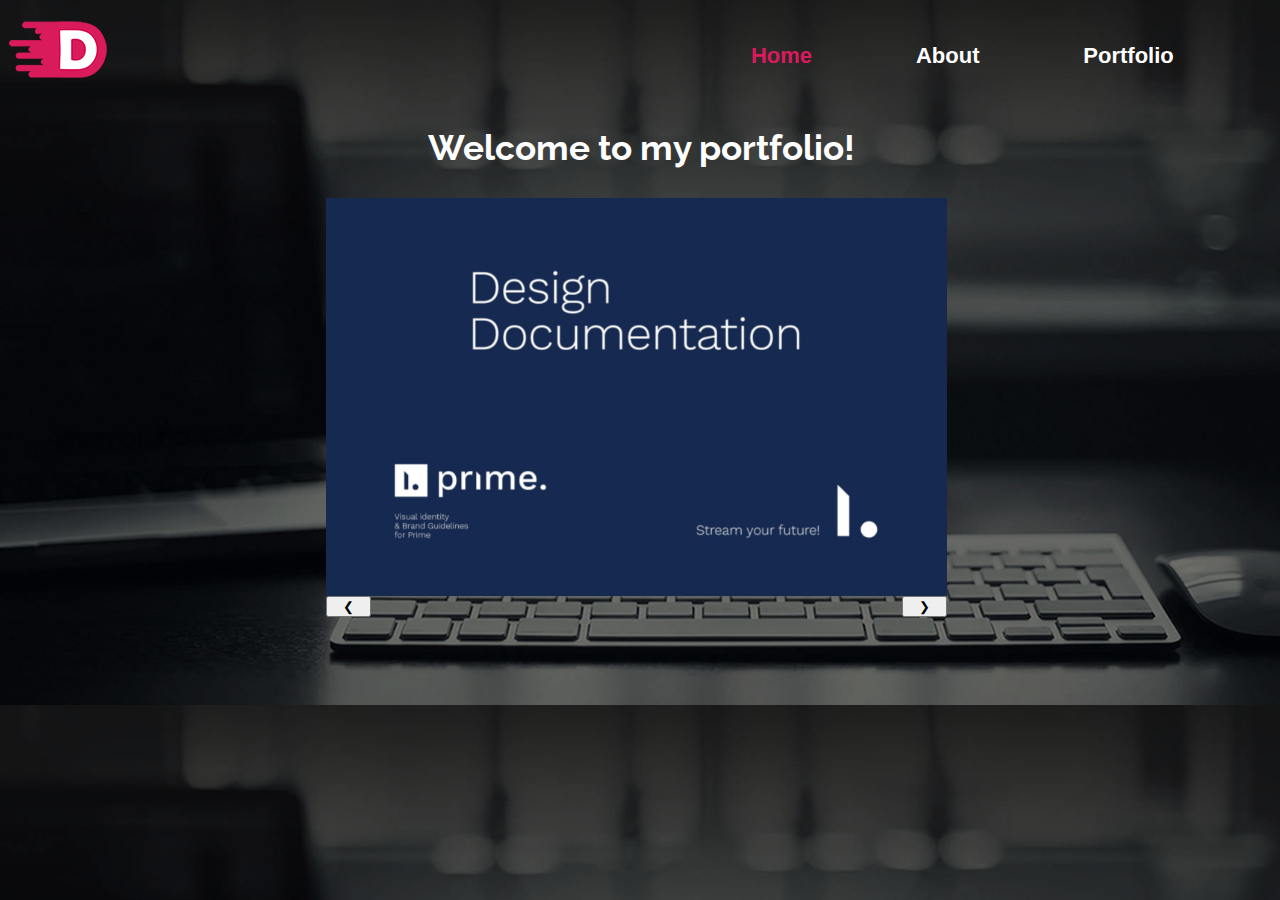
<file: index.html>
<!DOCTYPE html>
<html lang="en">
<head>  
    <meta charset="utf-8">
    <meta name="viewport" content="width=device-width, initial-scale=1.0">
    <link rel='stylesheet' type="text/css" href="assets/css/style.css"> 
    <link href="https://fonts.googleapis.com/css?family=Raleway" rel="stylesheet">

    <title> My portfolio website</title>
    
<link rel="icon" href="assets/css/img/logo3.png">
</head>

<body>
    
   <div class="grid"> 
    <div class="grid1"><img src="assets/css/img/logo3.png" cla="logo" alt="logo"></div>

  
    <div class="grid2">
   <div class="nav">
    <ul>
        <li><a href="index.html" class="active hover">Home</a></li>
        <li><a href="aboutme.html" class="hover">About</a></li>
        <li><a href="portfolio.html" class="hover">Portfolio</a></li>
    </ul>
     </div>
       </div>
      <div class="grid6">
      
          <h1 class="websitew1">Welcome to my portfolio!</h1>
       </div>
    
           <div class="grid7 w3-content w3-display-container java">
  <img class="mySlides" src="assets/css/img/ddocumentation.PNG" style="width: 70%">
  <img class="mySlides" src="assets/css/img/pitchp.PNG" style="width: 70%">
  <img class="mySlides" src="assets/css/img/prime.PNG" style="width: 70%">
  <img class="mySlides" src="assets/css/img/redesign.PNG" style="width: 70%">
     
  <button class="w3-button w3-black w3-display-left button1" onclick="plusDivs(-1)">&#10094;</button>
  <button class="w3-button w3-black w3-display-right button2" onclick="plusDivs(1)">&#10095;</button>
  </div>
       </div>
    
    <script src="assets/java/script.js"></script>
    </body>


</html>
</file>
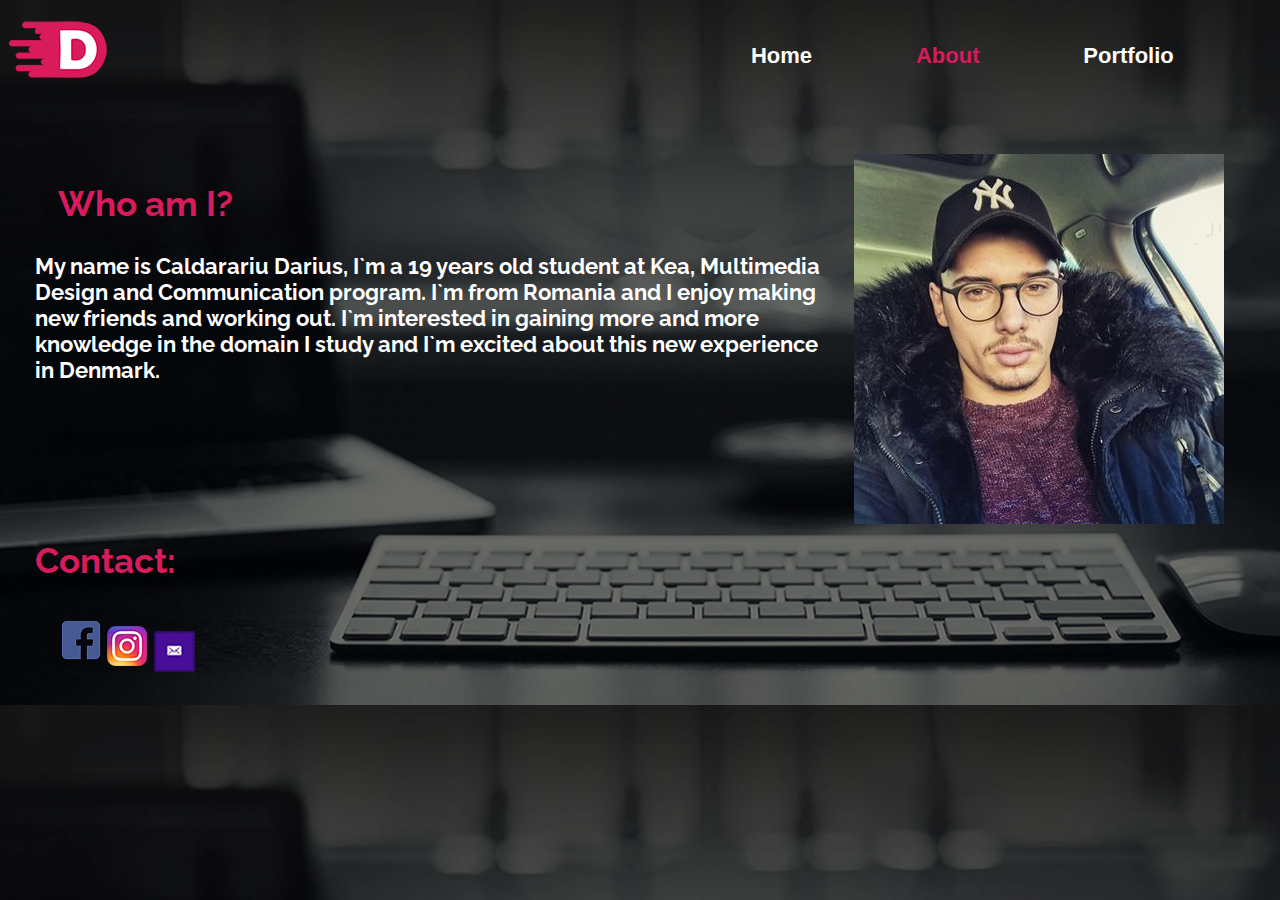
<file: aboutme.html>
<!DOCTYPE html>
<html>
<head>  
    <meta charset="utf-8">
    <meta name="viewport" content="width=device-width, initial-scale=1.0">
    <link rel='stylesheet' type="text/css" href="assets/css/style.css">
    <link href="https://fonts.googleapis.com/css?family=Raleway" rel="stylesheet">
    
<title> My portfolio website</title>

    </head>
    
<body>
   
    <div class="grid">
 
        <div calss="grid1">      
<img src="assets/css/img/logo3.png" cla="logo" alt="logo">
        </div>
    
       <div class="grid2">
 <div class="nav">  
    <ul>
        <li><a href="index.html" class="hover">Home</a></li>
        <li><a href="aboutme.html" class="active hover">About</a></li>
        <li><a href="portfolio.html"class="hover">Portfolio</a></li>
    </ul>
 </div>
        </div>
        
        <div class="grid3">
        <img src="assets/css/img/me.jpg" class="img-about">
        </div>
   
        <div class="grid4">
<article>
     <h2 class="h2">Who am I?</h2> 
        <h3 calss="websitew">
    My name is Caldarariu Darius,
 I`m a 19 years old student at Kea, 
Multimedia Design and Communication
 program. I`m from Romania and I enjoy
 making new friends and working out.
I`m interested in gaining more and more
 knowledge in the domain I study and I`m
 excited about this new experience in
 Denmark.
        </h3> 
    </article>
    </div>
        
  
    <div class="grid5">
        
       <h2 class="h2">Contact:</h2>
       <h1 class="content"> 
       
           <div><a href="https://www.facebook.com/darius.caldarariu"><img src="assets/css/img/fb.png"></a></div>
           <div class="instagram-icon"><a href="https://www.instagram.com/caldarariudarius/?hl=ro"><img src="assets/css/img/insta.png"></a></div>
           <div class="mail-icon"><a href="mailto:dariuscaldarariu98@yahoo.com"><img src="assets/css/img/mail.png"></a></div>
        </h1>
        
    </div>
        

        
   
    
    
    
    
    </div>
    
    </body>


</html>
</file>
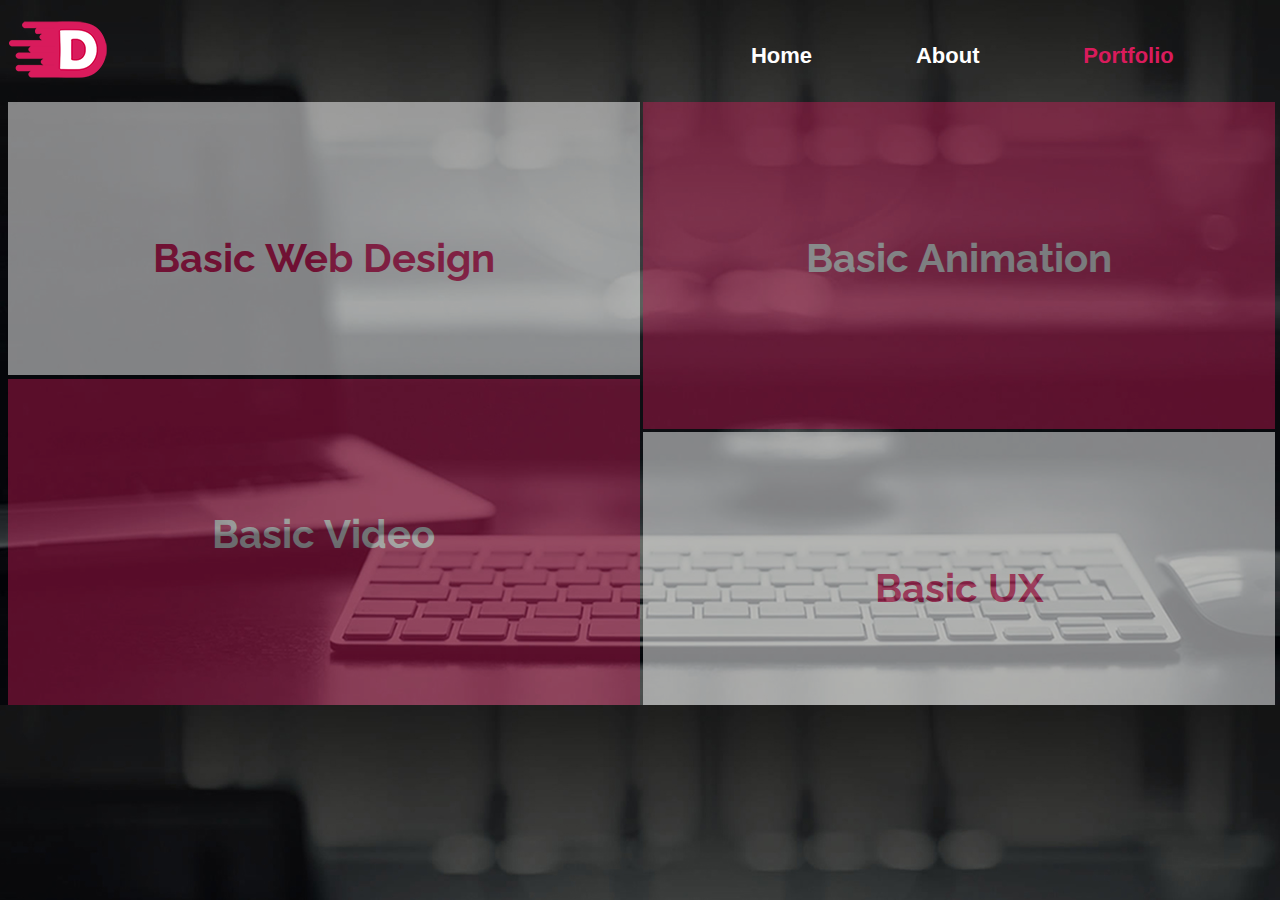
<file: portfolio.html>
<!DOCTYPE html>
<html>
<head>  
    <meta charset="utf-8">
    <meta name="viewport" content="width=device-width, initial-scale=1.0">
    <link rel='stylesheet' type="text/css" href="assets/css/style.css">
    <link href="https://fonts.googleapis.com/css?family=Raleway" rel="stylesheet">

        <title> My portfolio website</title>
</head>
    
<body>
   <div class="grid">
   
    <div class="grid1">
<img src="assets/css/img/logo3.png" cla="logo" alt="logo">
       </div>
   
 <div class="grid2">
    <div class="nav">  
        
    <ul>
        <li><a href="index.html"class="hover">Home</a></li>
        <li><a href="aboutme.html" class="hover">About</a></li>
        <li><a href="portfolio.html" class="active hover">Portfolio</a></li>
    </ul>
        </div>

    </div>
    
   <div class="web"><div><a  href="theme1.html"><h6 >Basic Web Design</h6></a></div></div>
   <div class="animation"><a href="theme2.html"><h5 >Basic Animation</h5></a></div>
   <div class="video"><a href="theme3.html"><h5 >Basic Video</h5></a></div>
   <div class="ux"><a href="theme4.html"><h6 >Basic UX</h6></a></div>
    
    
    
    
    </div>
    </body>


</html>
</file>
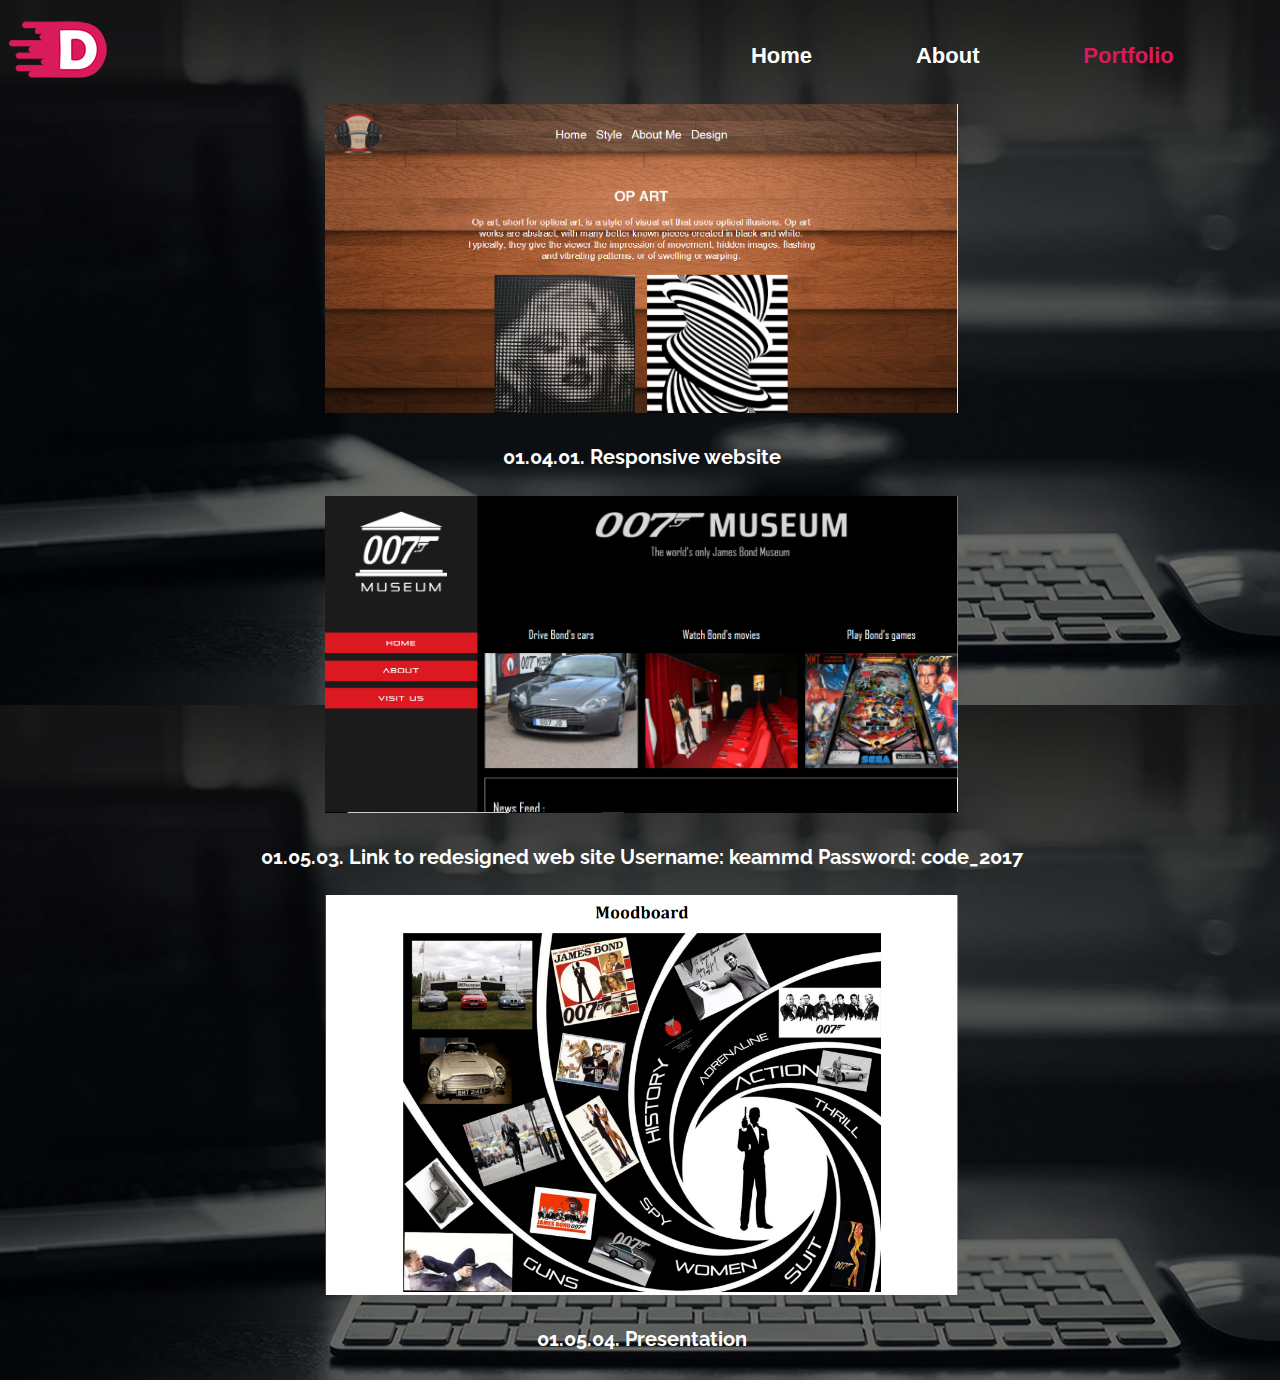
<file: theme1.html>
<!DOCTYPE html>
<html lang="">
<head>
    <meta charset="utf-8">
    <meta name="viewport" content="width=device-width, initial-scale=1.0">
    <link rel="stylesheet" href="assets/css/style.css">
    <link href="https://fonts.googleapis.com/css?family=Raleway" rel="stylesheet">
    <title></title>
</head>

<body>
     <div class="grid">
   
    <div class="grid1">
<img src="assets/css/img/logo3.png" cla="logo" alt="logo">
       </div>
   
 <div class="grid2">
    <div class="nav">  
        
    <ul>
        <li><a href="index.html"class="hover">Home</a></li>
        <li><a href="aboutme.html" class="hover">About </a></li>
        <li><a href="portfolio.html" class="active hover">Portfolio</a></li>
    </ul>
        </div>
    </div>
         
        <div class="grid6"><a href="http://darcal98.com/Kea/index.html"><img class="website" src="assets/css/img/responsivewebsite.PNG"></a></div>  
             <div class="grid7"><h3 class="websitew">01.04.01. Responsive website</h3></div>
             
         
         <div class="grid8"><a href="http://darcal98.com/Kea/007museum/index.html"><img class="website"  src="assets/css/img/redesign.PNG"></a></div>
             
         <div class="grid9"><h3 class="websitew">01.05.03. Link to redesigned web site Username: keammd
Password: code_2017</h3></div>
             

         <div class="grid10"><a href="link/presentation.10%20007museum%20Group%209"><img class="website" src="assets/css/img/presentation.PNG"></a></div>
             <div class="grid11"><h3 class="websitew">01.05.04. Presentation</h3></div>
         
         
    </div>
</body>
</html>
</file>
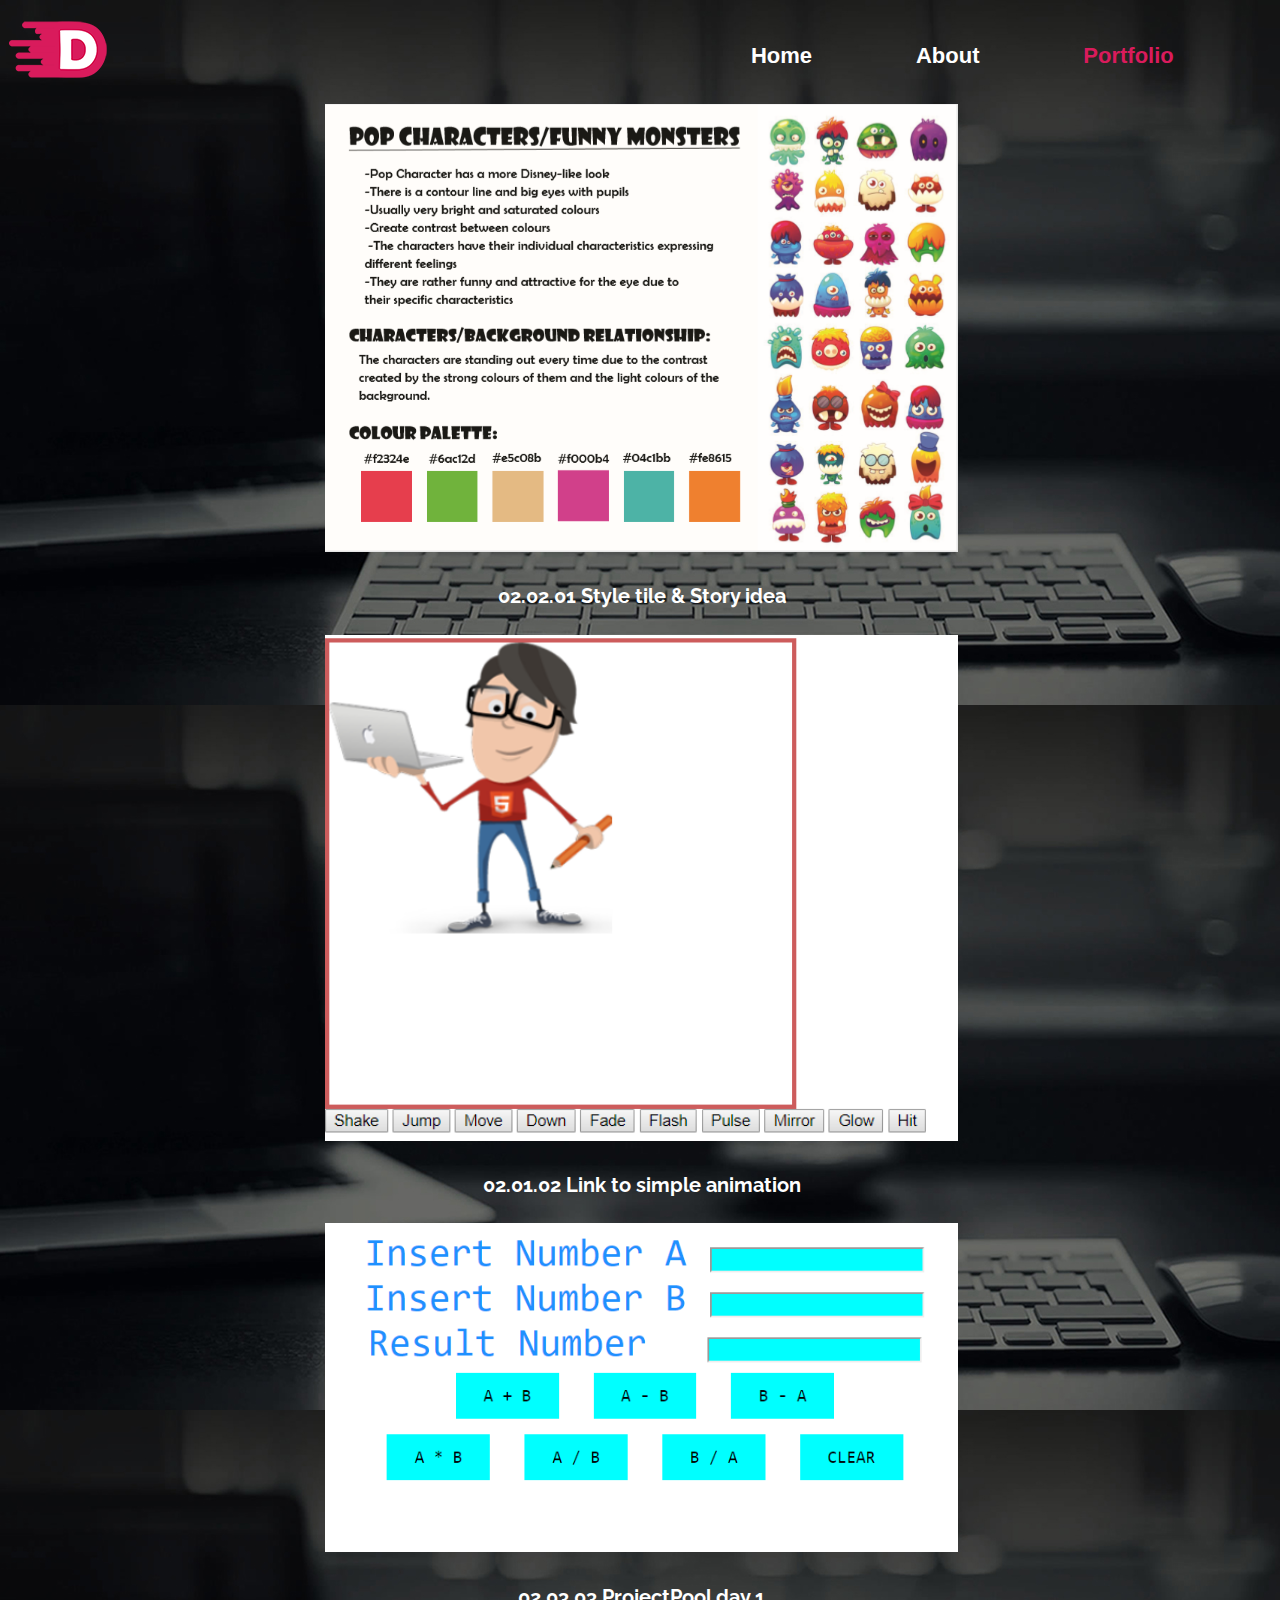
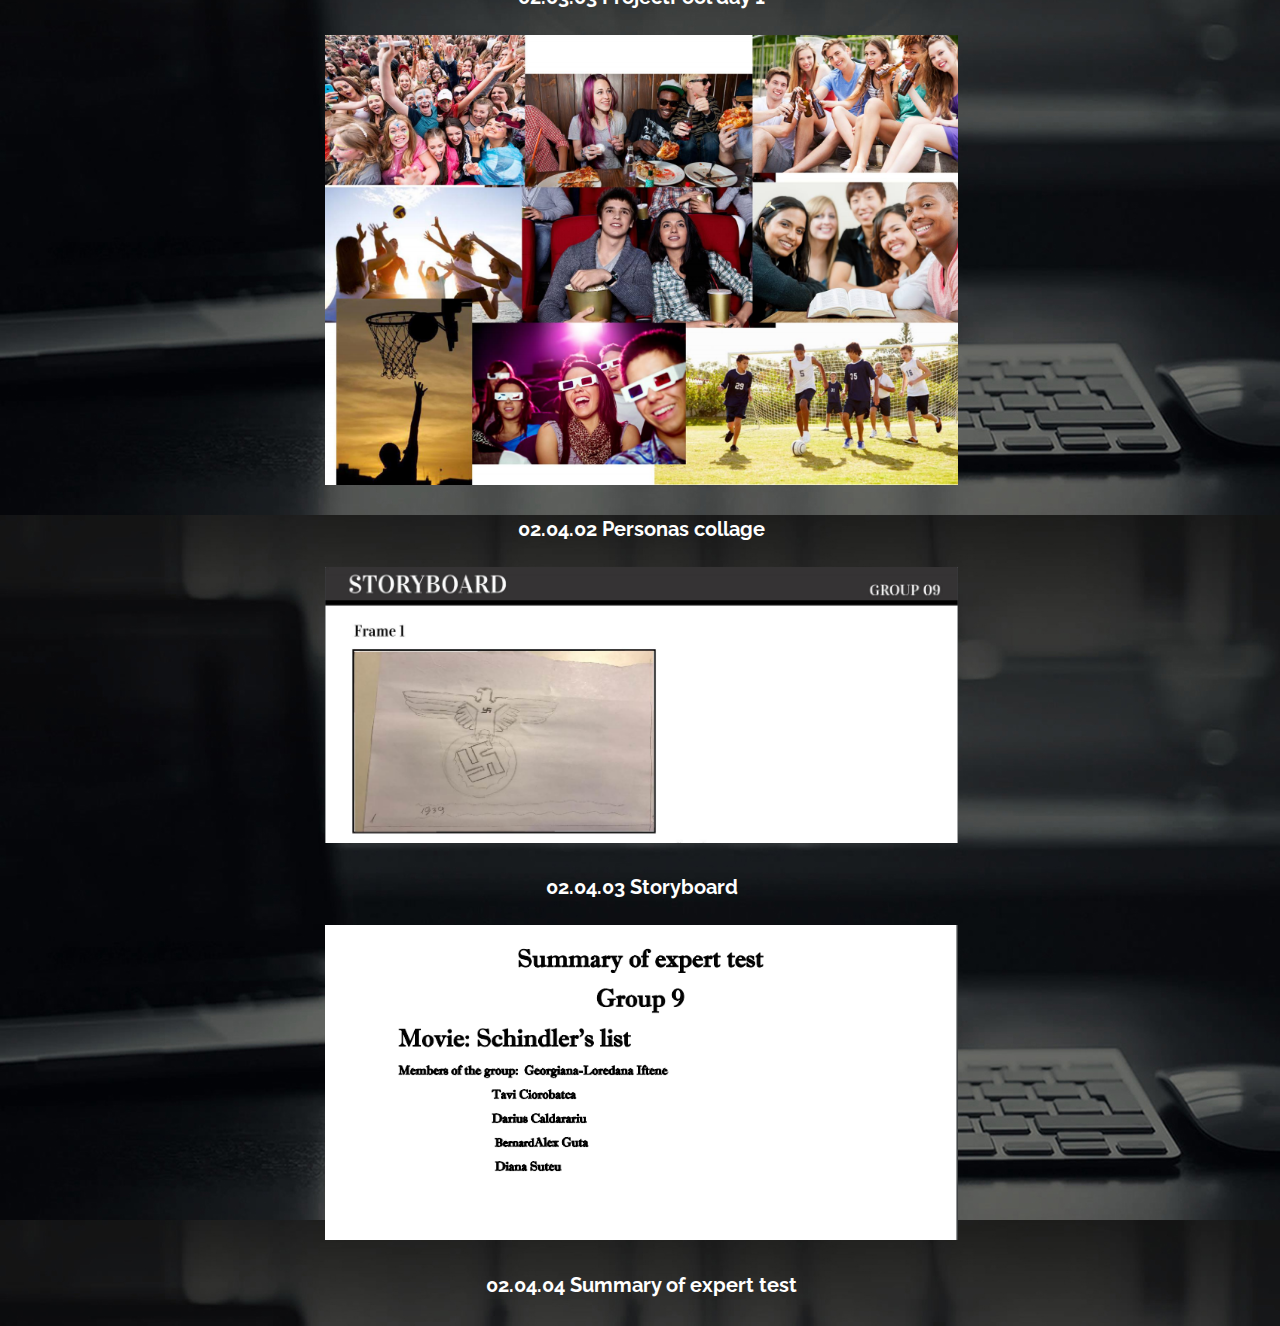
<file: theme2.html>
<!DOCTYPE html>
<html lang="">
<head>
    <meta charset="utf-8">
    <meta name="viewport" content="width=device-width, initial-scale=1.0">
    <link rel="stylesheet" href="assets/css/style.css">
    <link href="https://fonts.googleapis.com/css?family=Raleway" rel="stylesheet">
    <title></title>
</head>

<body>
    <div class="grid">
   
    <div class="grid1">
<img src="assets/css/img/logo3.png" cla="logo" alt="logo">
       </div>
   
 <div class="grid2">
    <div class="nav">  
        
    <ul>
        <li><a href="index.html"class="hover">Home</a></li>
        <li><a href="aboutme.html" class="hover">About </a></li>
        <li><a href="portfolio.html" class="active hover">Portfolio</a></li>
    </ul>
        </div>
        </div>
            <div class="grid6"><a href="link/styletile.pdf"> <img class="website" src="assets/css/img/stylet.PNG"></a></div>
            
            <div class="grid7"><h3 class="websitew">02.02.01 Style tile & Story idea</h3> </div>
        
            <div class="grid8"><a href="http://darcal98.com/Kea/animation/animation.html"><img class="website" src="assets/css/img/animation.PNG" alt="animation"></a></div>
        
            <div class="grid9"><h3 class="websitew">02.01.02 Link to simple animation</h3></div>
            
            
            <div class="grid10"><a href="link/calculator.html"><img class="website" src="assets/css/img/calculator.PNG"></a></div>
            <div class="grid11"><h3 class="websitew">02.03.03 ProjectPool day 1</h3></div>
            
            
            <div class="grid12"><a href="link/collage.pdf"> <img class="website" src="assets/css/img/collage.PNG"></a></div>
            <div class="grid13">
                <h3 class="websitew">02.04.02 Personas collage</h3> </div>
            
            
            <div class="grid14"><a href="link/Storyboard-group.pdf"><img class="website" src="assets/css/img/storygroup.PNG"></a></div>              
              <div class="grid15"><h3 class="websitew">02.04.03 Storyboard</h3></div>
            
            
            
            <div class="grid16"><a href="link/experttest.pdf"><img class="website" src="assets/css/img/experttest.PNG"></a></div>
              <div class="grid17">  <h3 class="websitew">02.04.04 Summary of expert test</h3></div>
        

    
    </div>
</body>
</html>
</file>
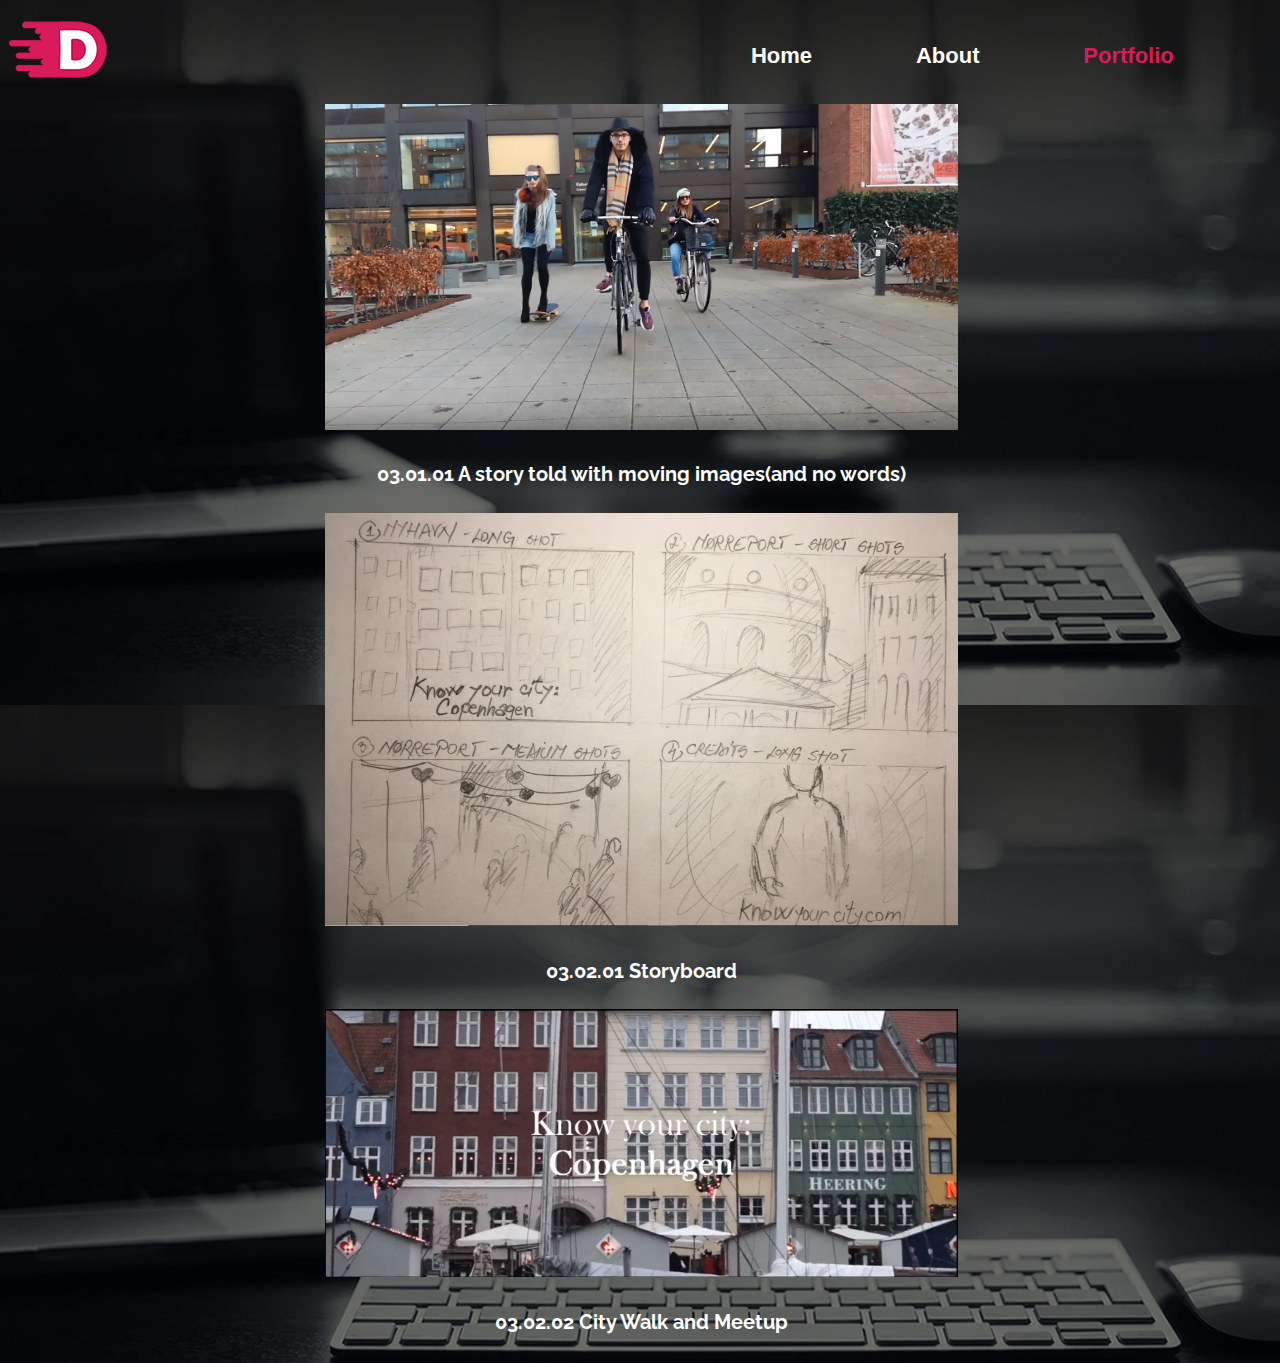
<file: theme3.html>
<!DOCTYPE html>
<html lang="">
<head>
    <meta charset="utf-8">
    <meta name="viewport" content="width=device-width, initial-scale=1.0">
    <link rel="stylesheet" href="assets/css/style.css">
    <link href="https://fonts.googleapis.com/css?family=Raleway" rel="stylesheet">
    <title></title>
</head>

<body>
    <div class="grid">
   
    <div class="grid1">
<img src="assets/css/img/logo3.png" cla="logo" alt="logo">
       </div>
   
 <div class="grid2">
    <div class="nav">  
        
    <ul>
        <li><a href="index.html"class="hover">Home</a></li>
        <li><a href="aboutme.html" class="hover">About</a></li>
        <li><a href="portfolio.html" class="active hover">Portfolio</a></li>
    </ul>
        </div>

    </div>
        
            
            <div class="grid6"><a href="https://www.youtube.com/watch?v=pgdzHS-RiMw&feature=youtu.be"> <img class="website" src="assets/css/img/video.PNG"></a></div>
            
           <div class="grid7"> <h3 class="websitew">03.01.01 A story told with moving images(and no words)</h3></div>
            
        <div class="grid8"><a href="link/soryboard-citywalk.pdf"> <img class="website" src="assets/css/img/storywalk.PNG"></a></div>
            
           <div class="grid9"> <h3 class="websitew">03.02.01 Storyboard</h3> </div>
            
            
            
        <div class="grid10"><a href="http://sashasoltan.com/kea/03-video/02.02/index.html"><img class="website" src="assets/css/img/videowalk.PNG"></a></div>
            
         <div class="grid11">   <h3 class="websitew">03.02.02 City Walk and Meetup</h3></div>
        </div>
        
    
</body>
</html>
</file>
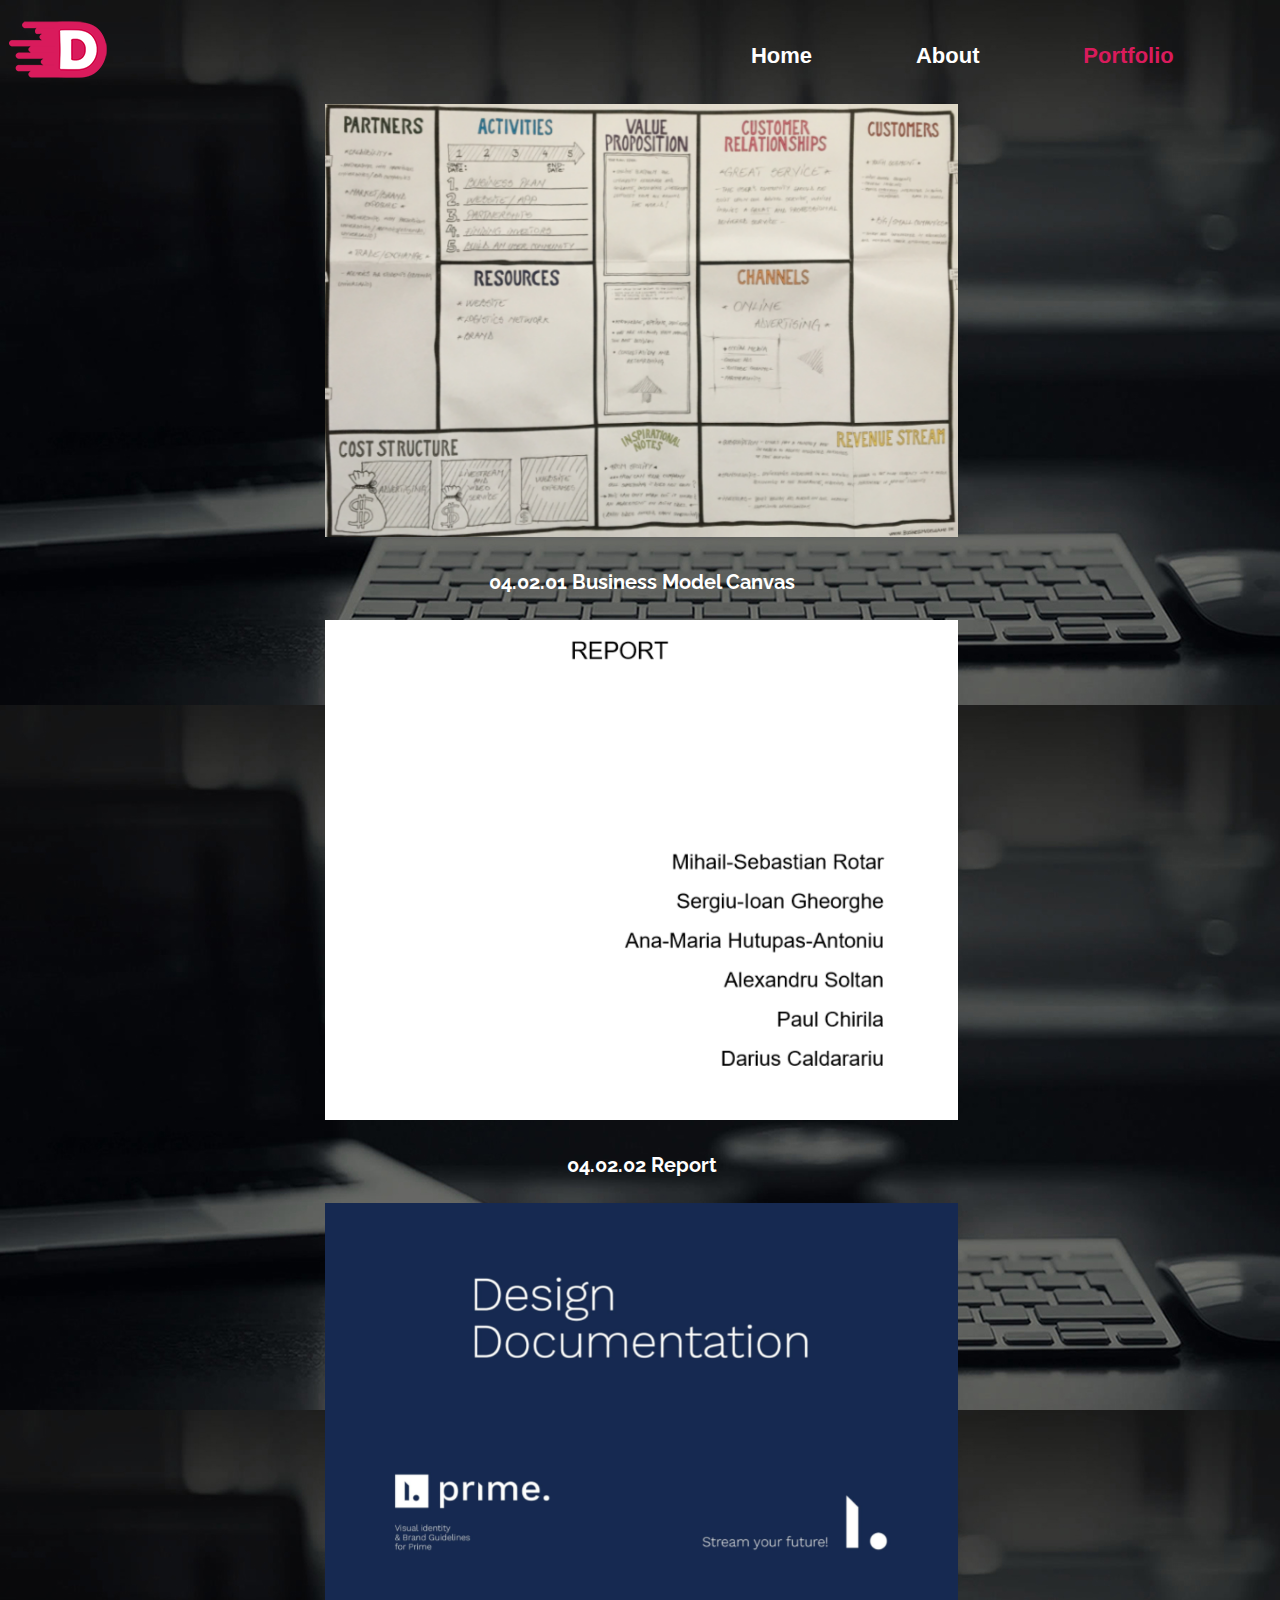
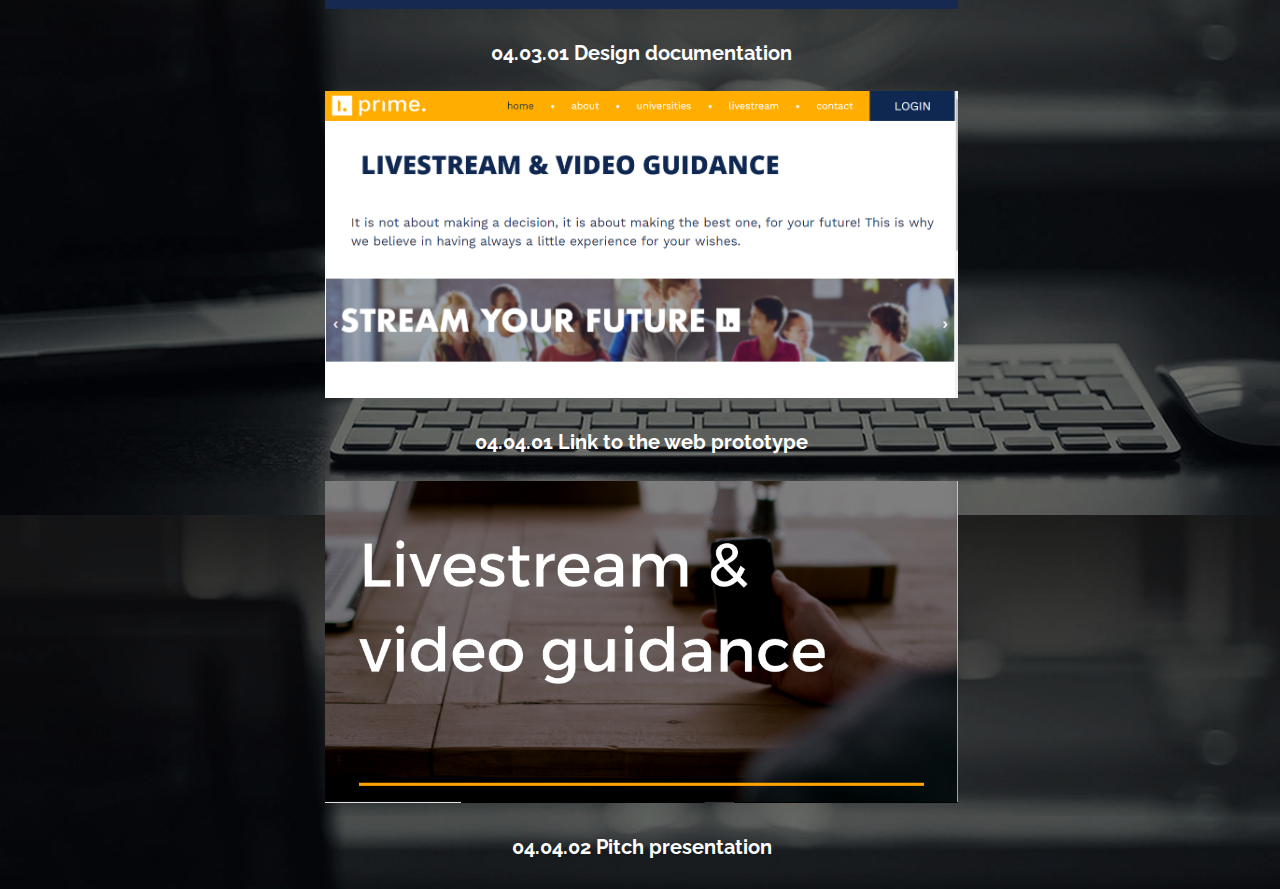
<file: theme4.html>
<!DOCTYPE html>
<html lang="">
<head>
    <meta charset="utf-8">
    <meta name="viewport" content="width=device-width, initial-scale=1.0">
    <link rel="stylesheet" href="assets/css/style.css">
    <link href="https://fonts.googleapis.com/css?family=Raleway" rel="stylesheet">
    <title></title>
</head>

<body>
    <div class="grid">
   
    <div class="grid1">
<img src="assets/css/img/logo3.png" cla="logo" alt="logo">
       </div>
   
 <div class="grid2">
    <div class="nav">  
        
    <ul>
        <li><a href="index.html"class="hover">Home</a></li>
        <li><a href="aboutme.html" class="hover">About </a></li>
        <li><a href="portfolio.html" class="active hover">Portfolio</a></li>
    </ul>
        </div>
    </div>
      
        
        <div class="grid6" ><a href="link/IMG_7862.jpg"><img class="website" src="assets/css/img/bussinesc.PNG"></a></div>
           <div class="grid7"> <h3 class="websitew">04.02.01 Business Model Canvas</h3></div>
            
            
        <div class="grid8"><a href="link/Report.pdf"><img class="website" src="assets/css/img/raport.PNG"></a></div>
         <div class="grid9"> <h3 class="websitew">04.02.02 Report</h3></div>
            
            
        <div class="grid10"><a href="link/ddocumentation.pdf"><img class="website" src="assets/css/img/ddocumentation.PNG"></a></div>
           <div class="grid11"> <h3 class="websitew">04.03.01 Design documentation</h3></div>
            
            
        <div class="grid12"><a href="http://quickcocktails.dk/kea/prime/index.html"><img class="website" src="assets/css/img/prime.PNG"></a></div>
            <div class="grid13"><h3 class="websitew" >04.04.01 Link to the web prototype</h3></div>
            
            
        <div class="grid14"><a href="link/PrimePitch.pdf"><img class="website" src="assets/css/img/pitchp.PNG"></a></div>
          <div class="grid15">  <h3 class="websitew">04.04.02 Pitch presentation</h3></div>
        
        
    </div>
</body>
</html>
</file>
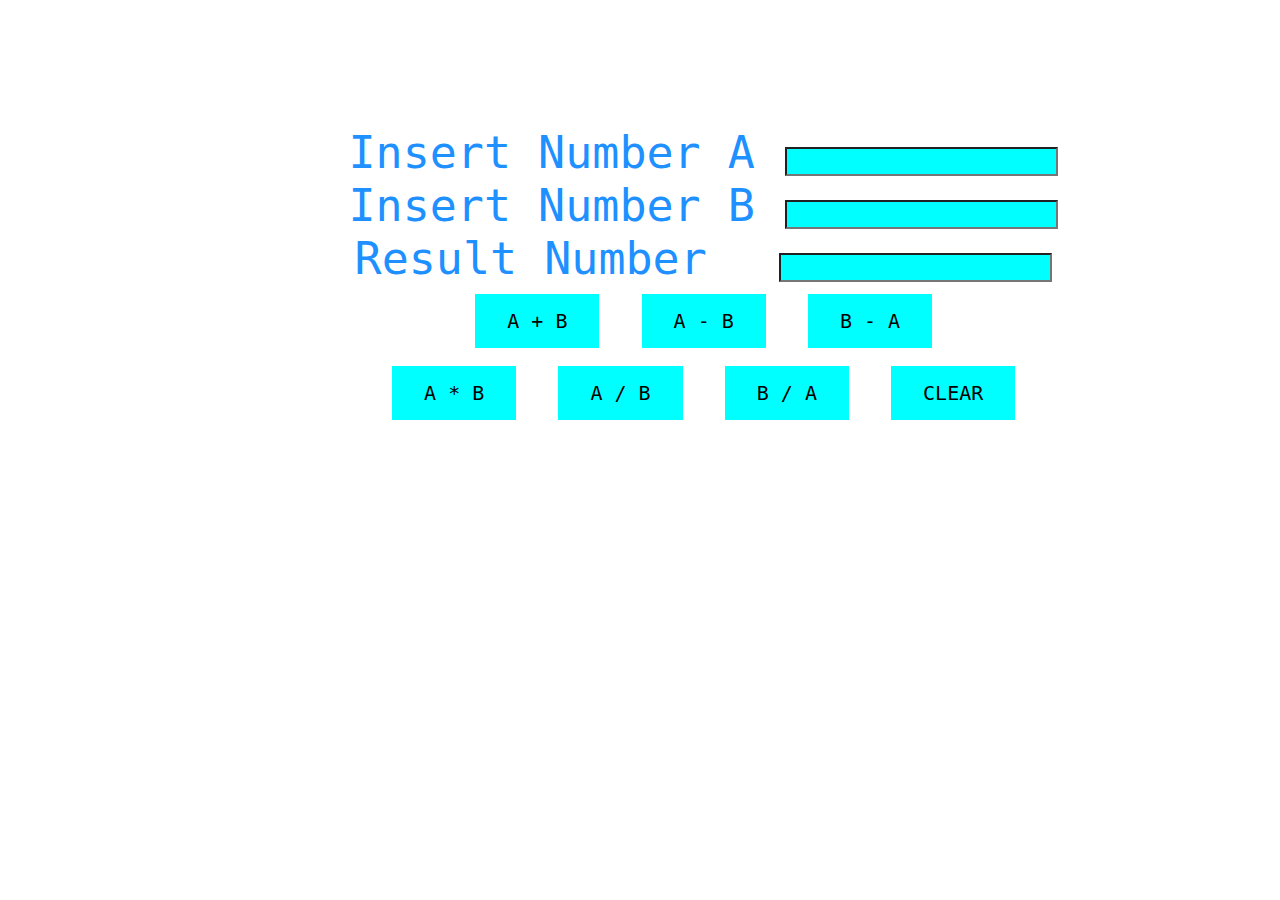
<file: link/calculator.html>
<!DOCTYPE html>
<html lang="">

<head>
    <meta charset="utf-8">
    <meta name="viewport" content="width=device-width, initial-scale=1.0">
    <title>Calculator</title>
    <style>
        .border {
            margin-left: 10%;
            margin-top: 10%;
            text-align: center;
            font-family:monospace;
            font-size: 45px;
            color: dodgerblue;
        }

        .button1 {
            padding: 15px 32px;
            text-align: center;
            text-decoration: none;
            display: inline-block;
            font-size: 20px;
            font-family:monospace;
            margin: 4px 2px;
            cursor: pointer;
            -webkit-transition-duration: 0.4s;
            /* Safari */
            transition-duration: 0.4s;
            margin-left: 3px;
            background-color: aqua;
            color: black;
            border: 5px solid white;

        }

        .button1:hover {
            background-color: dodgerblue;
            color: black;
        }

        #num3 {
            margin-left: 45px;
        }

        body {
            background-color: white;
        }

        .text {
            background-color: aqua;
            color: green;
            font-size: 20px;
            margin-left: 3px;

        }

    </style>


</head>

<body>

    <div class="border">
        <form id="calc" method="post">
            Insert Number A <input class="text" id="num1" type="text" name="number" onkeypress="validate(event)" /><br> Insert Number B <input class="text" id="num2" type="text" name="number" onkeypress="validate(event)" /><br> Result Number <input class="text" id="num3" type="text" name="number" onkeypress="validateRes(event)" /><br>
            <input class="button1" id="add" type="button" onclick="return doAdd()" value="A + B">
            <input class="button1" id="minusAB" type="button" onclick="return doAB()" value="A - B">
            <input class="button1" id="minusBA" type="button" onclick="return doBA()" value="B - A"><br>
            <input class="button1" id="AxB" type="button" onclick="return doAxB()" value="A * B">
            <input class="button1" id="divideAB" type="button" onclick="return divAB()" value="A / B">
            <input class="button1" id="divideBA" type="button" onclick="return divBA()" value="B / A">
            <input class="button1" id="clear" type="button" onclick="return doClear()" value="CLEAR">
        </form>
    </div>


    <script>
        function validate(evt) {
            var theEvent = evt || window.event;
            var key = theEvent.keyCode || theEvent.which;
            key = String.fromCharCode(key);
            var regex = /[0-9]|\./;
            if (!regex.test(key)) {
                theEvent.returnValue = false;
                if (theEvent.preventDefault) theEvent.preventDefault();
            }
        }

        function validateRes(evt) {
            var theEvent = evt || window.event;
            var key = theEvent.keyCode || theEvent.which;
            key = String.fromCharCode(key);
            var regex = /[]|\./;
            if (!regex.test(key)) {
                theEvent.returnValue = false;
                if (theEvent.preventDefault) theEvent.preventDefault();
            }
        }

        let add = document.querySelector("#add");
        let minusAB = document.querySelector("#minusAB");
        let minusBA = document.querySelector("#minusBA");
        let AxB = document.querySelector("#AxB");
        let divideAB = document.querySelector("#divideAB");
        let divideBA = document.querySelector("#divideBA");
        let clear = document.querySelector("#clear");

        add.addEventListener("click", doAdd)
        minusAB.addEventListener("click", doAB)
        minusBA.addEventListener("click", doBA)
        AxB.addEventListener("click", doAxB)
        divideAB.addEventListener("click", divAB)
        divideBA.addEventListener("click", divBA)
        clear.addEventListener("click", doClear)

        function doAdd() {
            var a = document.forms["calc"]["num1"].value;
            var b = document.forms["calc"]["num2"].value;
            var display = document.getElementById("res")
            var c = parseInt(a, 10) + parseInt(b, 10);
            if (document.forms["calc"]["num1"].value == "" || document.forms["calc"]["num2"].value == "")
                display.innerHTML = "Insert numbers";
            else document.forms["calc"]["num3"].value = c;

            return false;
        }

        function doAB() {
            var a = document.forms["calc"]["num1"].value;
            var b = document.forms["calc"]["num2"].value;
            var display = document.getElementById("res")
            var c = parseInt(a, 10) - parseInt(b, 10);
            if (document.forms["calc"]["num1"].value == "" || document.forms["calc"]["num2"].value == "")
                display.innerHTML = "Insert numbers";
            else document.forms["calc"]["num3"].value = c;

            return false;
        }

        function doBA() {
            var a = document.forms["calc"]["num1"].value;
            var b = document.forms["calc"]["num2"].value;
            var display = document.getElementById("res")
            var c = parseInt(b, 10) - parseInt(a, 10);
            if (document.forms["calc"]["num1"].value == "" || document.forms["calc"]["num2"].value == "")
                display.innerHTML = "Insert numbers";
            else document.forms["calc"]["num3"].value = c;

            return false;
        }

        function doAxB() {
            var a = document.forms["calc"]["num1"].value;
            var b = document.forms["calc"]["num2"].value;
            var display = document.getElementById("res")
            var c = parseInt(b, 10) * parseInt(a, 10);
            if (document.forms["calc"]["num1"].value == "" || document.forms["calc"]["num2"].value == "")
                display.innerHTML = "Insert numbers";
            else document.forms["calc"]["num3"].value = c;

            return false;
        }

        function divAB() {
            var a = document.forms["calc"]["num1"].value;
            var b = document.forms["calc"]["num2"].value;
            var display = document.getElementById("res")
            var c = parseInt(a, 10) / parseInt(b, 10);
            if (document.forms["calc"]["num1"].value == "" || document.forms["calc"]["num2"].value == "")
                display.innerHTML = "Insert numbers";
            else document.forms["calc"]["num3"].value = c;

            return false;
        }

        function divBA() {
            var a = document.forms["calc"]["num1"].value;
            var b = document.forms["calc"]["num2"].value;
            var display = document.getElementById("res")
            var c = parseInt(b, 10) / parseInt(a, 10);
            if (document.forms["calc"]["num1"].value == "" || document.forms["calc"]["num2"].value == "")
                display.innerHTML = "Insert numbers";
            else document.forms["calc"]["num3"].value = c;

            return false;
        }

        function doClear() {
            document.forms["calc"]["num1"].value = "";
            document.forms["calc"]["num2"].value = "";
            document.forms["calc"]["num3"].value = "";
        }

    </script>
</body>

</html>
<meta name="viewport" content="width=device-width, initial-scale=1.0">
</file>
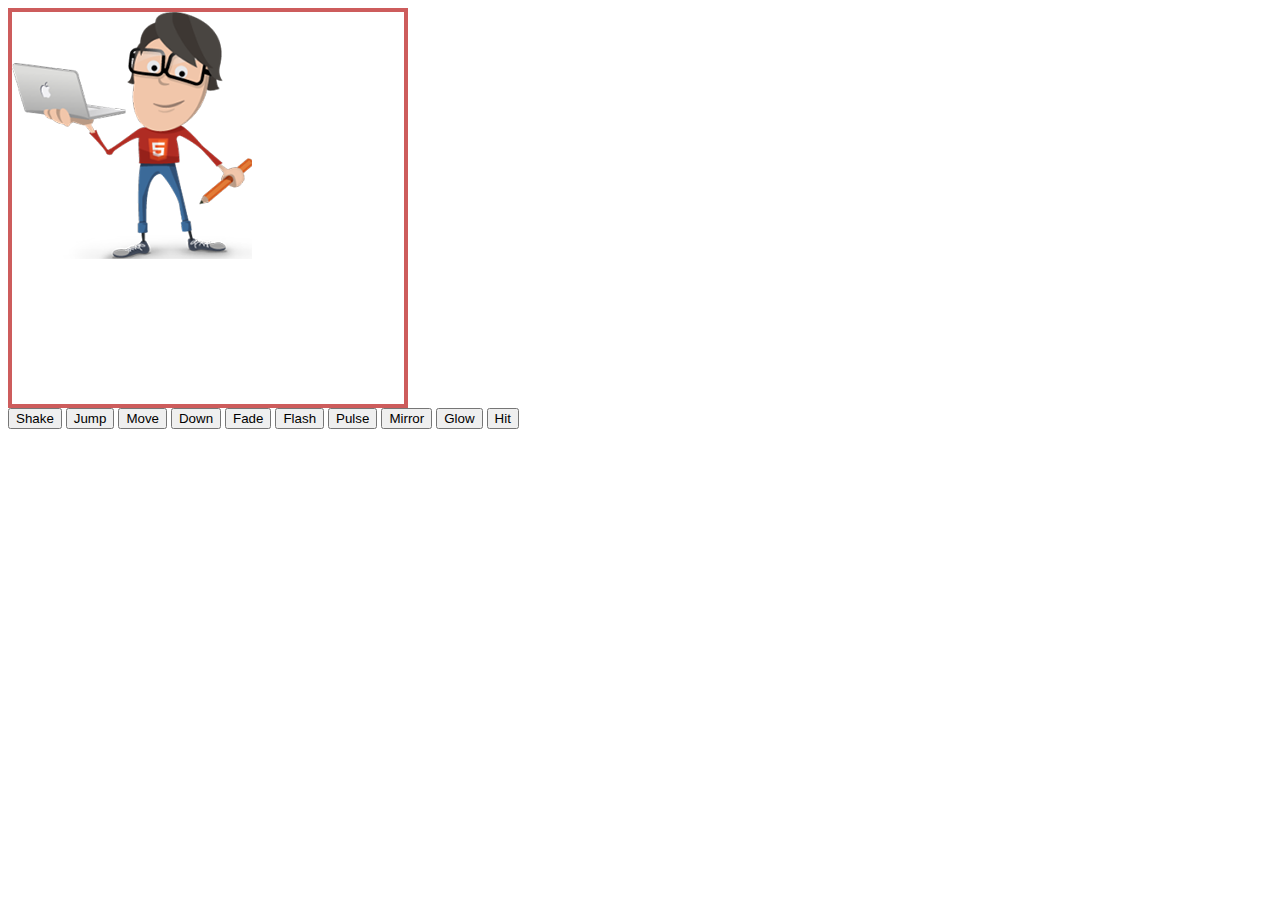
<file: link/Animation/animation.html>
<!DOCTYPE html>
<html lang="en">

<head>
    <meta charset="utf-8">
    <title>Animation</title>
    <link rel="stylesheet" type="text/css" href="style.css">
</head>

<body>
    <div> <img class="hero" src="hero%20copy.png">
    </div>

    <button id="shake">Shake</button>
    <button id="jump">Jump</button>
    <button id="move">Move</button>
    <button id="down">Down</button>
    <button id="fade">Fade</button>
    <button id="flash">Flash</button>
    <button id="pulse">Pulse</button>
    <button id="mirror">Mirror</button>
    <button id="glow">Glow</button>
    <button id="hit">Hit</button>


    <script src="javascript.js"></script>

</body>

</html>
</file>
<file: assets/css/style.css>
@media screen and (min-width: 768px){
body {
    width: 99%;
    height: 100%;
    background-image:url(img/background.jpg);
    font-size: 14px;
    font-family:sans-serif;
    color:#ffffff;
    font 
    }

.grid {
        display: grid;
        grid-template-columns: 1fr 1fr 1fr 1fr;
        grid-auto-rows: minmax(50px, auto);
        grid-gap: 0.25em;
    }

.grid > div {
        padding: 0.1em;
    }
.grid1 {
        grid-column: 1/2;
        grid-row: 1/2;
       
    }
.grid2{
    grid-column: 2/5;
    grid-row: 1/2;
        
    }
    .grid3{
    grid-column:4/5;
    grid-row:2/4;
        margin-top: 50px;
        margin-right: 50px;
    
    }
    .grid4{
    grid-column: 1/4;
    grid-row;2/4;
        margin-top: 50px;
        margin-left: 3%;
            margin-right: 3%;
    }
    .grid5{
        grid-column:1/4;
        grid-row: 3/4;
        margin-top: 100px
    }
    

    .wrapper{
  display: grid;
  grid-template-columns:0.5fr 1.5fr ;
  grid-auto-rows:minmax(50px, auto);
  grid-gap:0.9em;
  
    }
    
    .web{
        background-color: white;
        grid-column: 1/3;
        grid-row: 2/7;
        opacity: 0.5;
    }
     .animation{
         background-color: #d91b5c;
        grid-column: 3/5;
         grid-row: 2/8;
         opacity: 0.4;
    }
    .video{
         background-color:#d91b5c ;
        grid-column: 1/3;
        grid-row: 7/13;
        opacity: 0.4;
    }
   
    .ux{
         background-color: white;
        grid-column: 3/5;
        grid-row: 8/13;
        opacity: 0.5;
    }

.nav{
    float: inherit;
    height: 20px;
    color: white;
    list-style: none;
    text-align: right;
    padding: 20px 0px 20px 100px;
    font-family: sans-serif;
   
    
}

 li{
    display: inline-block;
    padding-right: 100px;
    
}
 a {
    text-decoration: none;
    color: white;
    font-size:22px;
     font-weight: bold;
        
}
    
    .active{
        color: #d91b5c;
        
    }

/*a:hover{
    color: white;
    background: #d91b5c;
    transition: 0.3s;
    padding: 15px 20px 15px 20px;*/ 
    
    .hover:hover{
    
    color: white;
    background: #d91b5c;
    transition: 0.3s;
    padding: 15px 20px 15px 20px;
        }

    
h2{
    font-size: 35px;
    color: #d91b5c;
    margin-left: 3%;
    font-family: 'Raleway', sans-serif;
        
    }
h5{
    color:white;
    font-size: 40px;
    text-align: center;
    margin-top: 130px;
    font-family: 'Raleway', sans-serif;
    }
h6{
    color:#d91b5c;
    font-size: 40px;
    text-align: center;
    margin-top: 130px;  
    font-family: 'Raleway', sans-serif;
    }
    h3{
        font-size: 22px;
            font-family: 'Raleway', sans-serif;
}


    .java{
        margin-left: 25%;
        width: 70%;
    }
    .button1{
      width: 5%;
    
    }
    .button2{
        margin-left: 59.5%;
        width: 5%;
    }
   
    
    .title{
        grid-column: 1/5;
        grid-row: 5/5;
        font-family: sans-serif;
        font-size: 30px;
        color: white;
        margin-left: 50%;
        margin-top: -5%
        

    }
    .content{
        margin-left: 5%;
    }
    .content2{
        margin-left: 1%;
        

        
    }
    
    
    
    .instagram-icon{
            margin-top: -6.5%;
    margin-left: 7.0%;
    }
    
        .mail-icon{
          margin-left: 12%;
    margin-top: -6.3%;
    }
    .website{
        width: 50%;
    margin-left: 25%;

    }
    
    .websitew{
        text-align: center;
        font-family: 'Raleway', sans-serif;
        font-size: 20px;
        
    }
     .websitew1{
        text-align: center;
        font-family: 'Raleway', sans-serif;
        
        
    }
    h1{
        font-size: 35px;
    }

    .stylet{
        width: 185%;
    margin-left: 107%;
    margin-top: 20%;
        
    }
    .calculator{
         width: 185%;
    margin-left: 107%;
    margin-top: 20%;
    }
    .collage{
        width: 185%;
    margin-left: 107%;
    margin-top: 60%;
    }
    .storygroup{
        width: 185%;
    margin-left: 107%;
    margin-top: 60%;
    }
    .experttest{
        width: 185%;
    margin-left: 107%;
    margin-top: 60%;
    }
    .video2{
        width: 200%;
    margin-left: 107%;
    margin-top: 11%;
        
    }
    .cityw{
        width: 200%;
    margin-left: 107%;
    margin-top: 40%;
    }
    .videowalk{
        width: 200%;
    margin-left: 107%;
    margin-top: 60%;
    }
    .bussines{
         width: 185%;
    margin-left: 107%;
    margin-top: 11%;
    }
    .raport{
        width: 185%;
    margin-left: 107%;
    margin-top: 50%;
    }
    .ddocumentation{
         width: 185%;
    margin-left: 107%;
    margin-top: 60%;
    }
    .prime{
        width: 185%;
    margin-left: 107%;
    margin-top: 50%;
    }
    .pitchp{
        width: 185%;
    margin-left: 107%;
    margin-top: 50%;
    }
    .text{
       text-align:center;
      margin-top: 1%; 
        margin-left: %
    }
    
    .grid6{
        grid-column: 1/5;
        grid-row: 2/3;
    }
    
    .grid7{
        grid-column: 1/5;
        grid-row: 3/4;
    }
    
    .grid8{
        grid-column: 1/5;
        grid-row: 4/5;
    }
    
    .grid9{
        grid-column: 1/5;
        grid-row: 5/6;
    }
    .grid10{
        grid-column: 1/5;
        grid-row: 6/7;
    }
    
    .grid11{
        grid-column: 1/5;
        grid-row: 7/8;
    }
    .grid12{
        grid-column: 1/5;
        grid-row: 8/9;
    }
    .grid13{
        grid-column: 1/5;
        grid-row:9/10;
    }
    .grid14{
        grid-column: 1/5;
        grid-row:10/11;
    }
    .grid15{
        grid-column: 1/5;
        grid-row:11/12;
    }
    .grid16{
        grid-column: 1/5;
        grid-row:12/13;
    }
    
    .grid17{
        grid-column: 1/5;
        grid-row:13/14;
    }
    
    
    
}
@media only screen and (max-width: 768px){
    body {
    width: 99%;
    height: 100%;
    background-image:url(img/background.jpg);
    font-size: 14px;
    font-family:sans-serif;
    color:#ffffff;
    font 
    }
    
    .img-about{
        width: 100%;
        margin-left: 3%;
    }

.grid {
        display: grid;
        grid-template-columns: 1fr 1fr 1fr 1fr;
        grid-auto-rows: minmax(50px, auto);
        grid-gap: 0.25em;
    }

.grid > div {
        padding: 0.1em;
    }

    
     .web{
        background-color: white;
        grid-column: 1/5;
        grid-row: 3/4;
        opacity: 0.4;
             margin-top: 16%;
    }
    
    .welcome{
        margin-top: 30%;
    margin-left: 10%;
    }
     .animation{
         background-color: #d91b5c;
        grid-column: 1/5;
         grid-row: 4/5;
         opacity: 0.4;
    }
    .video{
         background-color:#d91b5c ;
        grid-column: 1/5;
        grid-row: 5/6;
        opacity: 0.4;
    }
   
    .ux{
         background-color: white;
        grid-column: 1/5;
        grid-row: 6/7;
        opacity: 0.4;
    }
    
    .grid1 {
        grid-column: 1/5;
        grid-row: 1/2;
       
    }
.grid2{
    grid-column: 1/5;
    grid-row: 2/3;
        
    }
    .grid6{
    grid-column:1/5;
    grid-row:3/4;
    
    }
    .grid7{
    grid-column: 1/5;
    grid-row;4/5;

    }
    .grid8{
        grid-column:1/5;
        grid-row: 5/6;
    }
    
    .grid9{
            grid-column: 1/5;
    grid-row: 7/8;
    }
    
    .grid10{
        grid-column: 1/5;
        grid-row: 8/9;
    }
    
        .grid11{
            grid-column: 1/5;
    grid-row: 9/10;
    }
    
    .grid12{
        grid-column: 1/5;
        grid-row: 10/11;
    }
    
        .grid13{
            grid-column: 1/5;
    grid-row: 11/12;
    }
    
    .grid14{
        grid-column: 1/5;
        grid-row: 12/13;
    }
    
    .grid15{
                grid-column: 1/5;
        grid-row: 13/14;
    }
    
        .grid16{
                grid-column: 1/5;
        grid-row: 14/15;
    }
    
        .grid17{
                grid-column: 1/5;
        grid-row: 15/16;
    }
    
    

.nav{
    float: left;
    height: 20px;
    color: white;
    list-style: none;
    text-align: right;
    padding: 20px 0px 20px 100px;
    font-family: sans-serif;
    margin-top: -16%;
}
    h6{
        color: #d91b5c;
    font-size: 40px;
    text-align: center;
    margin-top: 130px;
    }
    h5{
        color: white;
    font-size: 40px;
    text-align: center;
    margin-top: 130px;
    }

 li{
    display: inline-block;
    padding-right: 100px;
    
}
 a {
    text-decoration: none;
    color: white;
    font-size:22px;
     font-weight: bold;
        
}
    
    .active{
        color: #d91b5c;
        
    }
    
        .website{
            width: 75%;
    margin-left: 15%;

    }
    
    .websitew{
        text-align: center;
    }
    
        .java{
        margin-left: 15%;
        margin-top: 5%;
        width: 100%;
    }
    
    .img-about{
        width: 75%;
        margin-left: 5%;
    }
    .button2{
        margin-left: 55%;
    }
    
        .instagram-icon{

    margin-left: 2.0%;
    }
    
            .mail-icon{
          margin-left: 1%;

    }
    
    .grid3{
    grid-column:1/5;
    grid-row:3/4;
    
    }
    .grid4{
    grid-column: 1/5;
    grid-row;4/5;

    }
    .grid5{
        grid-column:1/5;
        grid-row: 5/6;
    }
        .websitew{
        text-align: center;
        font-family: 'Raleway', sans-serif;
        font-size: 15px;
        
    }
     .websitew1{
        text-align: center;
        font-family: 'Raleway', sans-serif;
        
        
    }
    h1{
        font-size: 25px;
    }
    h2{
    font-size: 35px;
    color: #d91b5c;
    margin-left: 3%;
    font-family: 'Raleway', sans-serif;
        
    }
h5{
    color:white;
    font-size: 40px;
    text-align: center;
    margin-top: 130px;
    font-family: 'Raleway', sans-serif;
    }
h6{
    color:#d91b5c;
    font-size: 40px;
    text-align: center;
    margin-top: 130px;  
    font-family: 'Raleway', sans-serif;
    }
    h3{
        font-size: 15px;
            font-family: 'Raleway', sans-serif;
}

    
    
}

/*a:hover{
    color: white;
    background: #d91b5c;
    transition: 0.3s;
    padding: 15px 20px 15px 20px;*/
</file>
<file: link/Animation/style.css>
div {
    width: 400px;
    height: 400px;
    border: 4px solid indianred;
    box-sizing: border-box;
}

.makeshake {
    animation: shake 1s infinite;
}

@keyframes shake {
    30% {
        transform: translateX(15px);
    }
    70% {
        transform: translateX(-15px);
    }
}

.makejump {
    animation: jump 1s infinite;
}

@keyframes jump {
    40% {
        transform: translateY(15px);
    }
    60% {
        transform: translateY(15px);
    }
}

.makemove {
    animation: move 2s infinite;
}

@keyframes move {
    30% {
        transform: translateX(1310px);
    }
    70% {
        transform: translateX(-500px)
    }
}

.makedown {
    animation: down 2s infinite;
}

@keyframes down {
    100% {
        transform: translateY(150px);
    }
}

.makefade {
    opacity: 0;
    animation: fade 3s ease-in 1 forwards;
}

@keyframes fade {
    to {
        opacity: 1;
    }
}

.makeflash {
    animation: flash linear 1s infinite;
}

@keyframes flash {
    0% {
        opacity: 1;
    }
    50% {
        opacity: .1;
    }
    100% {
        opacity: 1;
    }
}

.makepulse {
    animation: pulse linear .5s infinite;
}

@keyframes pulse {
    0% {
        width: 170px;
    }
    50% {
        width: 220px;
    }
    100% {
        width: 170px;
    }
}

.makemirror {
    animation: mirror 2s infinite;
}

@keyframes mirror {
    25% {
        transform: rotateY(15deg);
    }
    75% {
        transform: rotateY(345deg);
    }
}

.makeglow {
    animation: glow 2s infinite;
}

@keyframes glow {
    0% {
        box-shadow: 0px 0px 0px blue;
    }
    50% {
        box-shadow: 0px 0px 19px blue;
    }
    100% {
        box-shadow: 0px 0px 0px blue;
    }
}

.makehit {
    animation: hit;
    animation-duration: 1.5s;
    animation-fill-mode: both;
    animation-iteration-count: 1;
    animation-fill-mode: none;
}

@keyframes hit {
    from {
        opacity: 1;
    }
    to {
        opacity: 0;
        transform: translate3d(100%, 0, 0) rotate3d(0, 0, 1, 140deg);
    }
}
</file>
